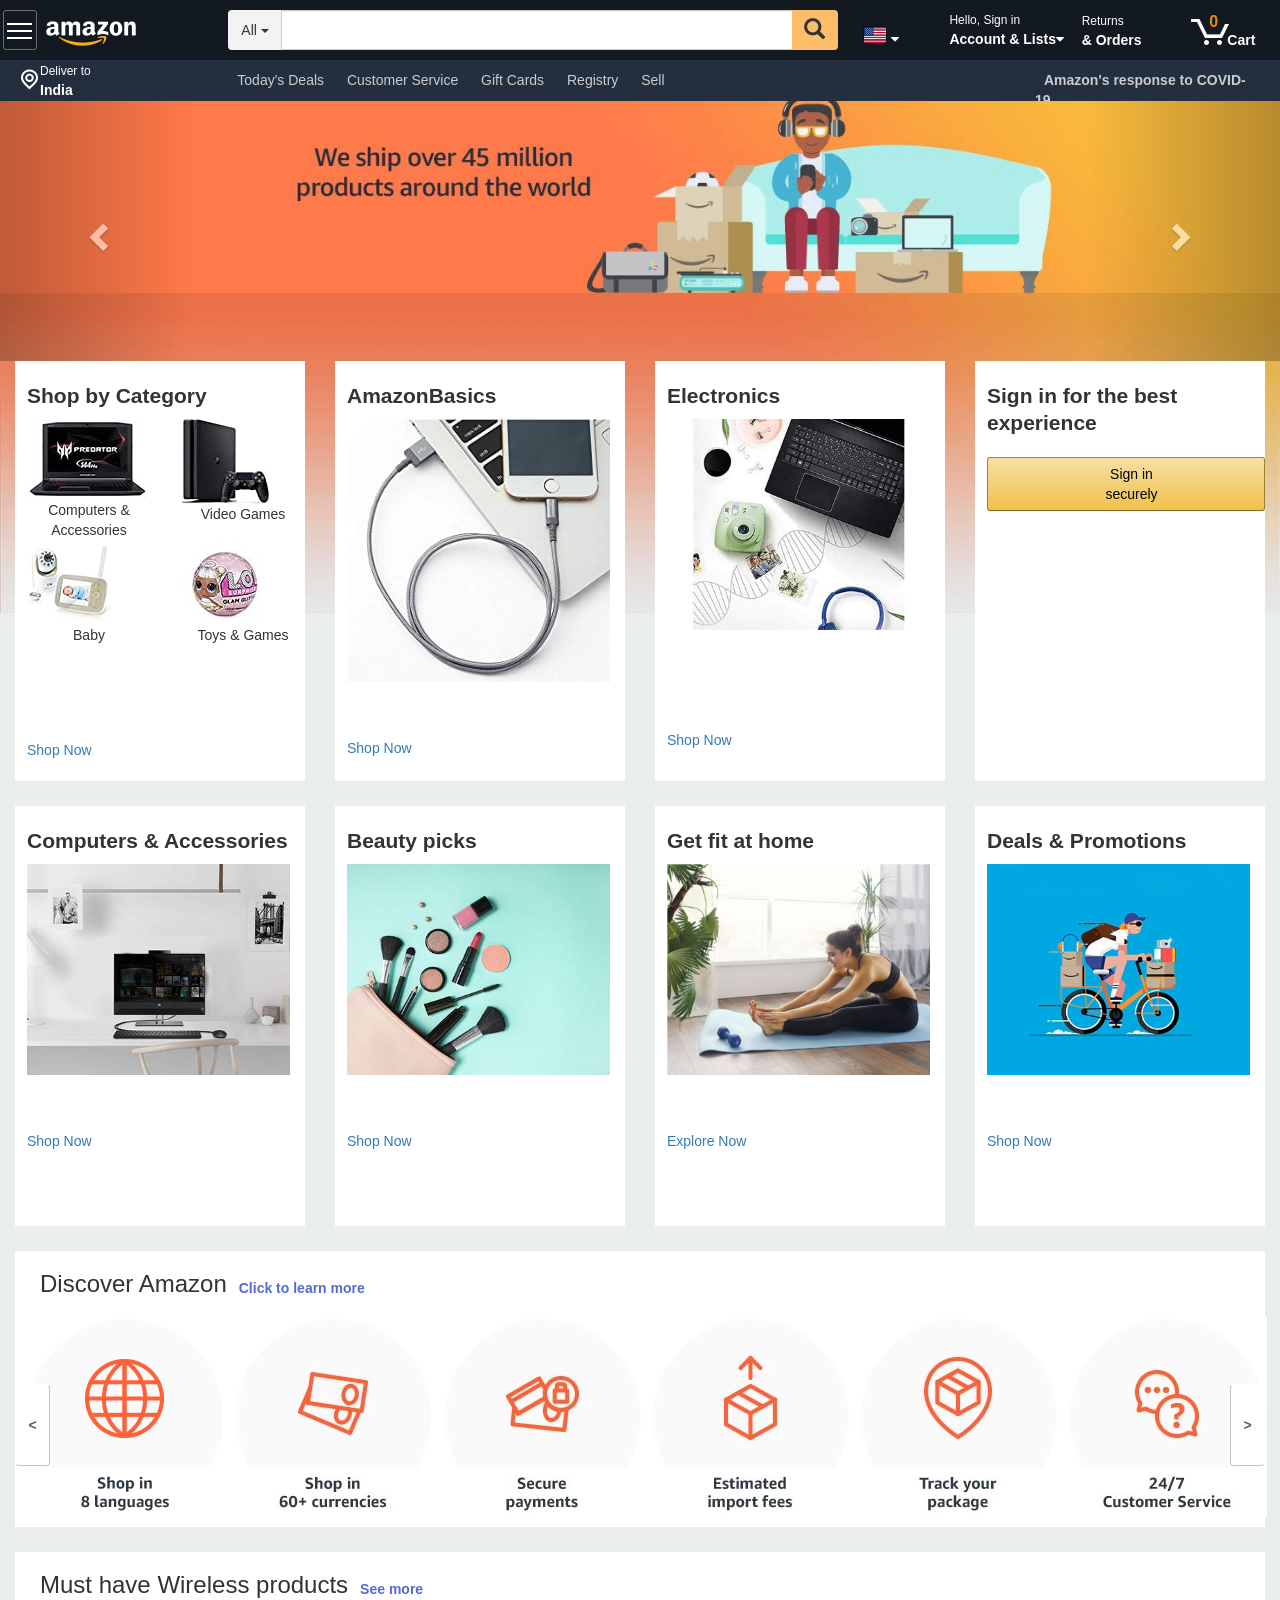
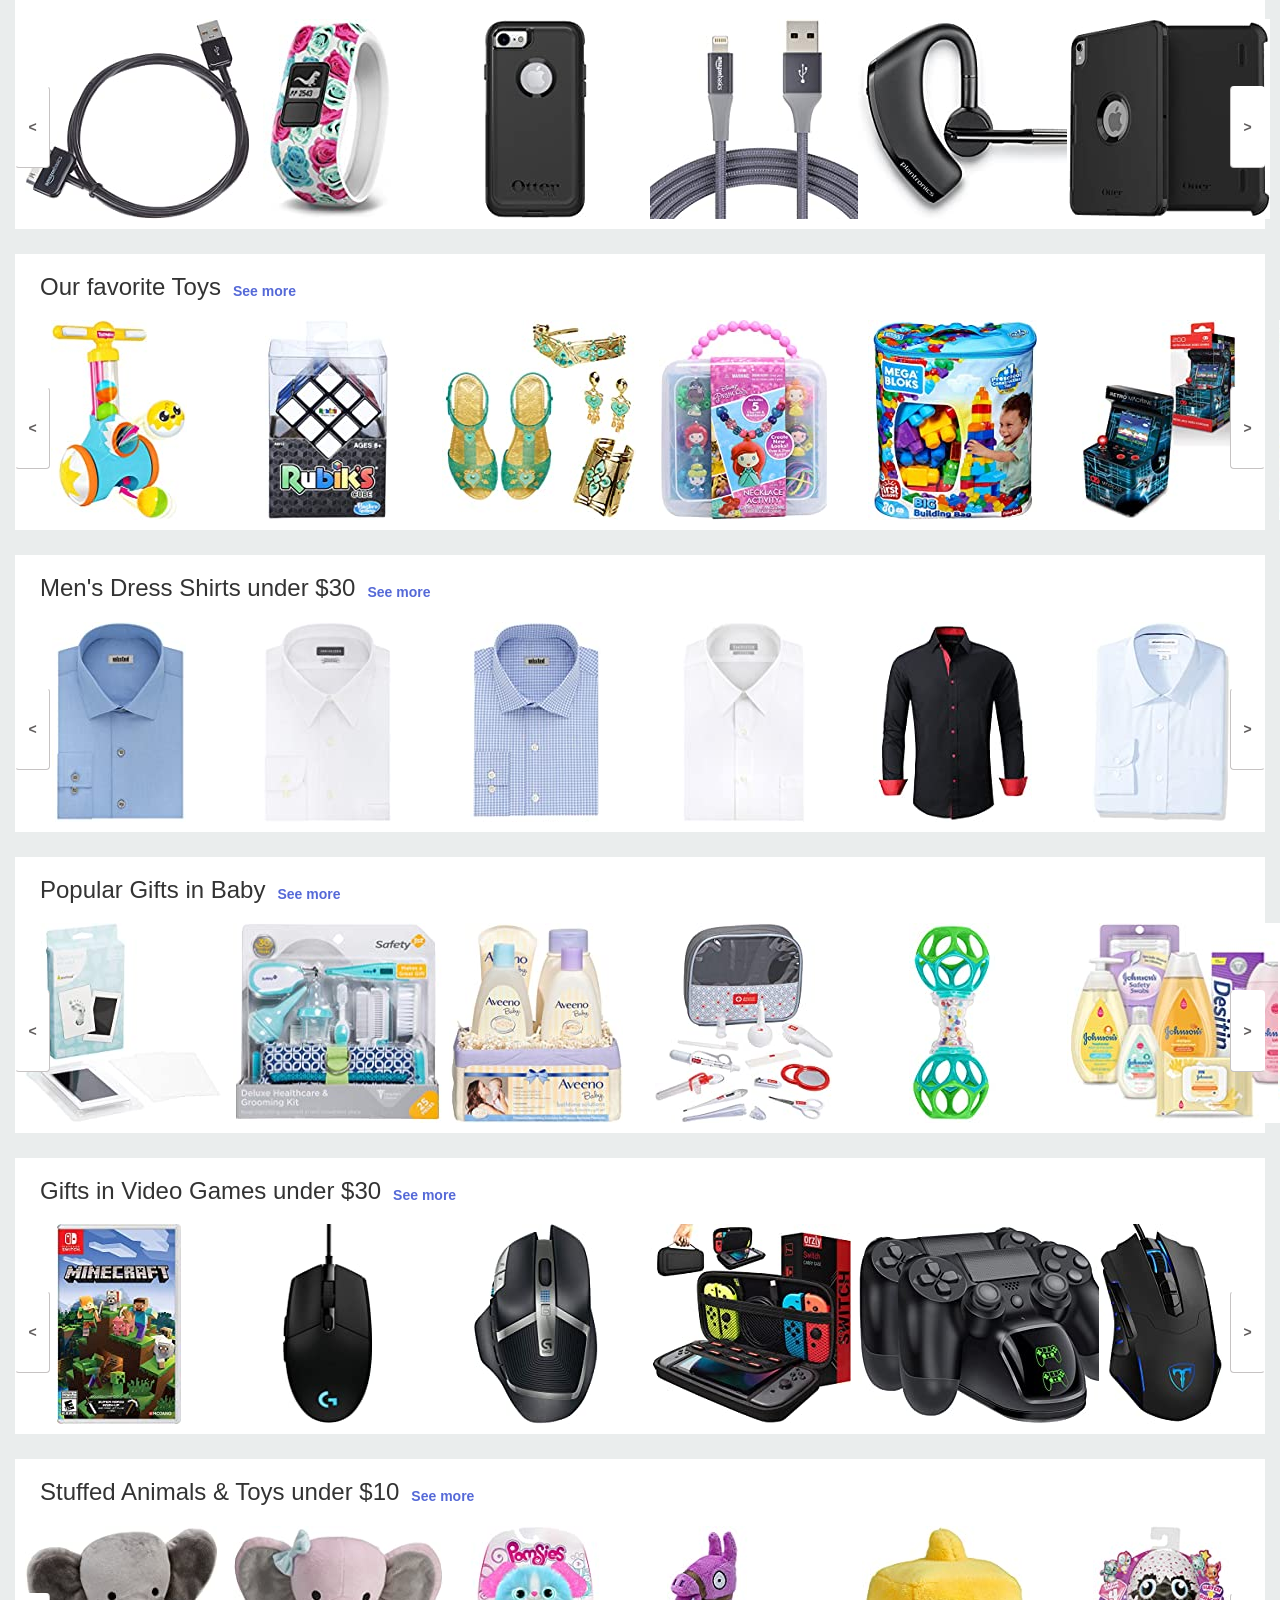
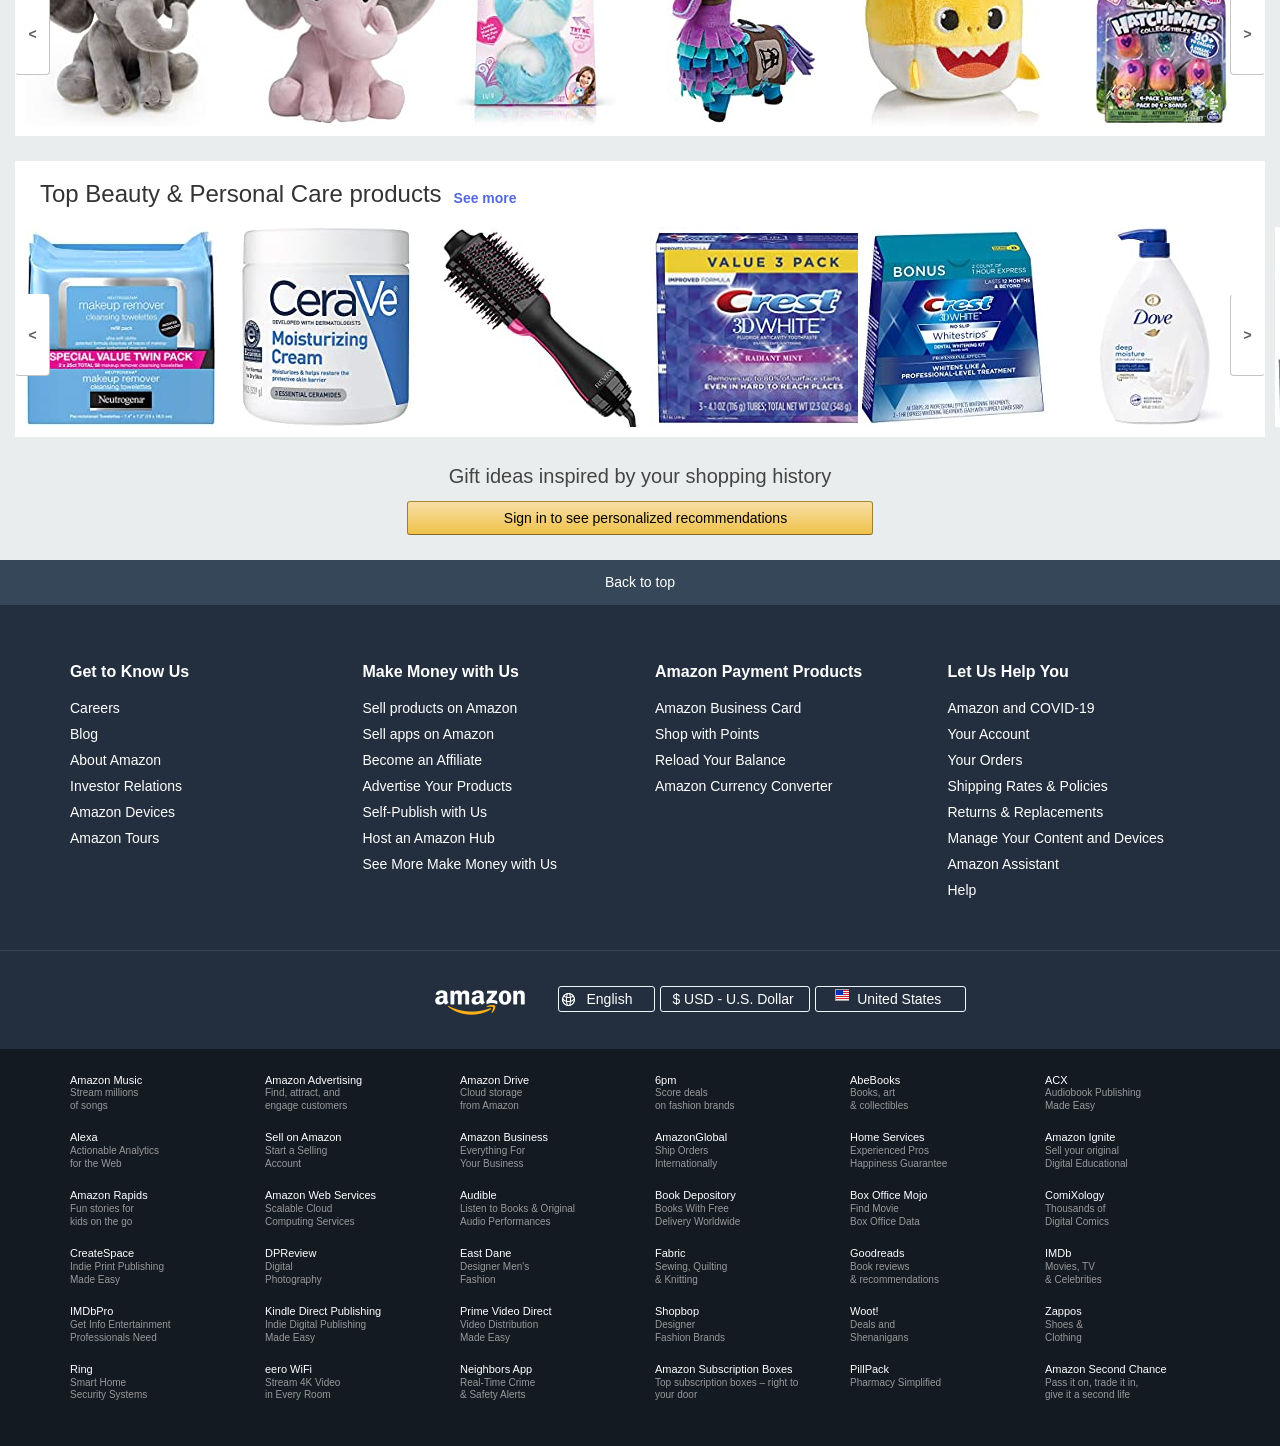
<file: ecomtemp/index.html>
<!DOCTYPE html>
<html>
<head>
 <meta charset="utf-8">
  <meta name="viewport" content="width=device-width, initial-scale=1">
  <meta http-equiv="X-UA-Compatible" content="IE=edge">
  <title>Amazon Clone</title>
  <link rel="stylesheet" href="https://maxcdn.bootstrapcdn.com/bootstrap/3.4.1/css/bootstrap.min.css">
  <script src="https://ajax.googleapis.com/ajax/libs/jquery/3.5.1/jquery.min.js"></script>
  <script src="https://maxcdn.bootstrapcdn.com/bootstrap/3.4.1/js/bootstrap.min.js"></script>
  <link rel="stylesheet" href="https://stackpath.bootstrapcdn.com/font-awesome/4.7.0/css/font-awesome.min.css" integrity="sha384-wvfXpqpZZVQGK6TAh5PVlGOfQNHSoD2xbE+QkPxCAFlNEevoEH3Sl0sibVcOQVnN" crossorigin="anonymous">
  <link rel="stylesheet" href="assets/css/custom.css" />
  
</head>

<body>
  <nav class="navbar-color">
    <div class="container-fluid">
      <div class="row">
        <div class="col-md-2">
          <div class="navbar-header">
            <a class="navbar-brand sb_tgl" href="#"><div class="toggal_line"></div>
            <div class="toggal_line"></div><div class="toggal_line"></div>
            </a>
            <a class="navbar-brand sb_logo" href="#"><img src="assets/img/image20.png" alt="emart" /></a>
          </div>
        </div>
        <div class="col-md-6">
          <form class="sb_search_bar" action="/action_page.php">
            <div class="input-group sb_search">
              <div class="input-group-btn search-panel">
                  <button type="button" class="btn btn-default dropdown-toggle sb_search_drop search_drop_bg_color" data-toggle="dropdown">
                    <span id="search_concept">All</span> <span class="caret"></span>
                  </button>
                  <ul class="dropdown-menu" role="menu">
                    <li><a href="#contains">Example 1</a></li>
                    <li><a href="#its_equal">Example 2</a></li>
                    <li><a href="#greather_than">Example 3</a></li>
                    <li><a href="#less_than">Example 4</a></li>
                    <li class="divider"></li>
                    <li><a href="#all">All</a></li>
                  </ul>
              </div>
              <input type="hidden" name="search_param" value="all" id="search_param">         
              <input type="text" class="form-control sb_search_drop" name="x" >
              <span class="input-group-btn search_btn_bg">
                  <button class="btn btn-default sb_search_drop search_btn_bg" type="button"><span class="glyphicon glyphicon-search"></span></button>
              </span>
          </div>
          </form>
        </div>
        <div class="col-md-4">
          <div class="row">
            <div class="col-md-2">
              <div class="dropdown sb_lang_dd">
                <button class="dropbtn">
                  <span class="icp-nav-flag icp-nav-flag-us"></span>
                  <span ><i class="fa fa-caret-down align"></i></span>
                </button>
                <div class="dropdown-content">
                  <p class="p_change_lng">Change Language</p>
                </div>
              </div>
            </div>
            <div class="col-md-4">
              <div class="signin_block">
              <div class="signup_account">
                <span class="acc_txt_1">Hello, Sign in</span>
                <span class="acc_txt_2">Account &amp; Lists<i class="fa fa-caret-down align"></i></span>
                </span>
              </div>
              <div class="signup_content_card card">
                <a class="signin_link" rel="nofollow">
                <span class="sign_in_btn">Sign In</span></a>
                <div class="new_cus_p">
                New customer? <a>Start here.</a>
                </div>
                <div class="row signin_cln_padding">
                  <div class="col-md-6">
                    <div class="signin_clm_heading">Your Lists</div>
                    <a href="#" class="signin_clm_link"><span class="link_signin_text">Create a List</span></a>
                    <a href="#" class="signin_clm_link"><span class="link_signin_text">Find a List or Registry</span></a>
                    <a href="#" class="signin_clm_link"><span class="link_signin_text">Find a Gift</span></a>
                    <a href="#" class="signin_clm_link"><span class="link_signin_text">Save Items from the Web</span></a>
                    <a href="#" class="signin_clm_link"><span class="link_signin_text">Wedding Registry</span></a>
                    <a href="#" class="signin_clm_link"><span class="link_signin_text">Baby Registry</span></a>
                    <a href="#" class="signin_clm_link"><span class="link_signin_text">Friends & Family Gifting</span></a>
                    <a href="#" class="signin_clm_link"><span class="link_signin_text">AmazonSmile Charity Lists</span></a>
                    <a href="#" class="signin_clm_link"><span class="link_signin_text">Pantry Lists</span></a>
                    <a href="#" class="signin_clm_link"><span class="link_signin_text">Your Hearts</span></a>
                    <a href="#" class="signin_clm_link"><span class="link_signin_text">Explore Idea Lists</span></a>
                    <a href="#" class="signin_clm_link"><span class="link_signin_text">Explore Showroom</span></a>
                    <a href="#" class="signin_clm_link"><span class="link_signin_text">Take the Home Style Quiz</span></a>
                    
                  </div>
                  <div class="col-md-6">
                    <div class="signin_clm_heading">Your Account</div>
                    <a href="#" class="signin_clm_link"><span class="link_signin_text">Your Account</span></a>
                    <a href="#" class="signin_clm_link"><span class="link_signin_text">Your Orders</span></a>
                    <a href="#" class="signin_clm_link"><span class="link_signin_text">Your Recommendations</span></a>
                    <a href="#" class="signin_clm_link"><span class="link_signin_text">Your Subscribe & Save Items</span></a>
                    <a href="#" class="signin_clm_link"><span class="link_signin_text">Memberships & Subscriptions</span></a>
                    <a href="#" class="signin_clm_link"><span class="link_signin_text">Your Service Requests</span></a>
                    <a href="#" class="signin_clm_link"><span class="link_signin_text">Your Garage</span></a>
                    <a href="#" class="signin_clm_link"><span class="link_signin_text">Your Fanshop</span></a>
                    <a href="#" class="signin_clm_link"><span class="link_signin_text">Your Pets</span></a>
                    <a href="#" class="signin_clm_link"><span class="link_signin_text">Your Content and Devices</span></a>
                    <a href="#" class="signin_clm_link"><span class="link_signin_text">Your Music Library</span></a>
                    <a href="#" class="signin_clm_link"><span class="link_signin_text">Your Amazon Drive</span></a>
                    <a href="#" class="signin_clm_link"><span class="link_signin_text">Your Prime Video</span></a>
                    <a href="#" class="signin_clm_link"><span class="link_signin_text">Your Kindle Unlimited</span></a>
                    <a href="#" class="signin_clm_link"><span class="link_signin_text">Your Watchlist</span></a>
                    <a href="#" class="signin_clm_link"><span class="link_signin_text">Your Video Purchases & Rentals</span></a>
                    <a href="#" class="signin_clm_link"><span class="link_signin_text">Your Android Apps & Devices</span></a>
                  </div>
                </div>
              </div>
              </div>
            </div>
            <div class="col-md-3">
              <div class="return_div">
                <span class="acc_txt_1 ">Returns</span><br>
                <span class="acc_txt_2 ">& Orders</span>
              </div>
            </div>
            <div class="col-md-3">
              <div class="cart_icon_div">
                
                <div class="cart_icon"></div>
                <span class="cart_txt_2">Cart</span>
                <span id="nav-cart-count" aria-hidden="true" class="nav-cart-count nav-cart-0">0</span>
              </div>
            </div>
          </div>
        </div>
      </div>
    </div>
  </nav>
  <nav class="second_nav">
    <div class="container-fluid">
      <div class="row">
        <div class="col-md-1">
          <div class="loc_div">
            <div class="location_icon"></div>
            <span class="acc_txt_1 loc_text">Deliver to</span>
            <span class="acc_txt_2 loc_text">India</span>
          </div>
        </div>
        <div class="col-md-1"></div>
        <div class="col-md-7">
          <div class="s_nav_links">
            <a class="s_links" href="#">Today's Deals</a>
            <a class="s_links" href="#">Customer Service</a>
            <a class="s_links" href="#">Gift Cards</a>
            <a class="s_links" href="#">Registry</a>
            <a class="s_links" href="#">Sell</a>
          </div>
        </div>
        <div class="col-md-3">
          <div class="s_msg_div">
            <a class="s_msg_link" href="#">Amazon's response to COVID-19</a>
          </div>
        </div>
      </div>
    </div>
  </nav>

  <section class="home_carousel">
    <div id="myCarousel homeslider" class="carousel slide" data-ride="carousel">
      <div class="carousel-inner">
        <div class="item active">
          <img src="assets/homeslider/1.jpg" alt="Los Angeles" style="width:100%;">
        </div>

        <div class="item">
          <img src="assets/homeslider/2.jpg" alt="Chicago" style="width:100%;">
        </div>
      
        <div class="item">
          <img src="assets/homeslider/3.jpg" alt="New york" style="width:100%;">
        </div>

        <div class="item">
          <img src="assets/homeslider/4.jpg" alt="New york" style="width:100%;">
        </div>

        <div class="item">
          <img src="assets/homeslider/5.jpg" alt="New york" style="width:100%;">
        </div>
      </div>
      <!-- Left and right controls -->
      <a class="left carousel-control" href="#myCarousel" data-slide="prev">
        <span class="glyphicon glyphicon-chevron-left"></span>
        <span class="sr-only">Previous</span>
      </a>
      <a class="right carousel-control" href="#myCarousel" data-slide="next">
        <span class="glyphicon glyphicon-chevron-right"></span>
        <span class="sr-only">Next</span>
      </a>
    </div>
  </section>

  <section >
    <div class="container-fluid">
      <div class="row">
        <div class="col-md-3">
          <div class="d_card">
            <h3 class="a-color-base headline truncate-1line">Shop by Category</h3>
            <div class="row">
              <div class="col-md-6">
                  <div class="image_contain">
                    <img src="assets/smallproimg/computer.jpg" class="img_p_h_dv" />
                  </div>
                  <div class="text_contain"><span>Computers & Accessories</span></div>
              </div>
              <div class="col-md-6">
                <div class="image_contain">
                  <img src="assets/smallproimg/PS4.jpg" class="img_p_h_dv" />
                </div>
                <div class="text_contain"><span>Video Games</span></div>
              </div>
            </div>
            <div class="row">
              <div class="col-md-6">
                <div class="image_contain">
                  <img src="assets/smallproimg/Baby.jpg" class="img_p_h_dv" />
                </div>
                <div class="text_contain"><span>Baby</span></div>
              </div>
              <div class="col-md-6">
                <div class="">
                  <img src="assets/smallproimg/Toys.jpg" class="img_p_h_dv" />
                </div>
                <div class="text_contain"><span>Toys & Games</span></div>
              </div>
            </div>
            <div class="shop_now_div">
              <a href="" >Shop Now</a>
            </div>
          </div>
        </div>
        <div class="col-md-3">
          <div class="d_card">
            <h3 class="a-color-base headline truncate-2line">AmazonBasics</h3>
            <div class="image_contain">
              <img src="assets/smallproimg/amazonbasics.jpg" class="img_dv" />
            </div>
            <div class="shop_now_img">
              <a href="" >Shop Now</a>
            </div>
          </div>
        </div>
        <div class="col-md-3">
          <div class="d_card">
            <h3 class="a-color-base headline truncate-2line">Electronics</h3>
            <div class="image_contain">
              <img src="assets/smallproimg/Fuji.jpg" class="img_dv" />
            </div>
            <div class="shop_now_img_3">
              <a href="" >Shop Now</a>
            </div>
          </div>
        </div>
        <div class="col-md-3">
          <div class="d_card">
            <h3 class="headline">Sign in for the best experience</h3>
            <div class="signin_div">
              <a href="" class="signin_btn">Sign in securely</a>
            </div>
          </div>
        </div>
      </div>
    </div>
  </section>


  <section class="section_container">
    <div class="container-fluid">
      <div class="row">
        <div class="col-md-3">
          <div class="d_card">
            <h3 class="a-color-base headline truncate-1line">Computers & Accessories</h3>
            <div class="image_contain">
              <img src="assets/smallproimg/Fuji_pc.jpg" class="img_dv" />
            </div>
            <div class="shop_now_img">
              <a href="" >Shop Now</a>
            </div>
          </div>
        </div>
        <div class="col-md-3">
          <div class="d_card">
            <h3 class="a-color-base headline truncate-2line">Beauty picks</h3>
            <div class="image_contain">
              <img src="assets/smallproimg/FujiBeauty.jpg" class="img_dv" />
            </div>
            <div class="shop_now_img">
              <a href="" >Shop Now</a>
            </div>
          </div>
        </div>
        <div class="col-md-3">
          <div class="d_card">
            <h3 class="a-color-base headline truncate-2line">Get fit at home</h3>
            <div class="image_contain">
              <img src="assets/smallproimg/GWDesktop.jpg" class="img_dv" />
            </div>
            <div class="shop_now_img">
              <a href="" >Explore Now</a>
            </div>
          </div>
        </div>
        <div class="col-md-3">
          <div class="d_card">
            <h3 class="headline">Deals & Promotions</h3>
            <div class="image_contain">
              <img src="assets/smallproimg/Dealsdf.jpg" class="img_dv" />
            </div>
            <div class="shop_now_img">
              <a href="" >Shop Now</a>
            </div>
          </div>
        </div>
      </div>
    </div>
  </section>

  <section class="section_container">
    <div class="container-fluid">
      <div class="sec_dis_carousel">
        <div class="discover_title" >
          <span class="dis_text_1"><h3>Discover Amazon</h3></span>
          <span class="dis_text_1 second_click">Click to learn more</span>
        </div>
        <div class="row ">
          <div class="MultiCarousel" data-items="1,3,5,6" data-slide="1" id="MultiCarousel"  data-interval="1000">
                  <div class="MultiCarousel-inner">
                      <div class="item">
                          <div class="pad15">
                            <img src="assets/img/discoverimg1.png" />
                          </div>
                      </div>
                      <div class="item">
                          <div class="pad15">
                            <img src="assets/img/discoverimg2.jpg" />
                          </div>
                      </div>
                      <div class="item">
                          <div class="pad15">
                            <img src="assets/img/discoverimg3.jpg" />
                          </div>
                      </div>
                      <div class="item">
                          <div class="pad15">
                            <img src="assets/img/discoverimg4.jpg" />
                          </div>
                      </div>
                      <div class="item">
                          <div class="pad15">
                            <img src="assets/img/discoverimg5.jpg" />
                          </div>
                      </div>
                      <div class="item">
                          <div class="pad15">
                            <img src="assets/img/discoverimg6.jpg" />
                          </div>
                      </div>
                  </div>
                  <button class="btn btn-discover-carousel leftLst"><</button>
                  <button class="btn btn-discover-carousel rightLst">></button>
            </div>
        </div>
      </div>
    </div>
  </section>

  <section class="section_container">
    <div class="container-fluid">
      <div class="sec_dis_carousel">
        <div class="discover_title" >
          <span class="dis_text_1"><h3>Must have Wireless products</h3></span>
          <span class="dis_text_1 second_click">See more</span>
        </div>
        <div class="row ">
          <div class="MultiCarousel" data-items="1,3,5,6" data-slide="1" id="MultiCarousel"  data-interval="1000">
                  <div class="MultiCarousel-inner">
                      <div class="item">
                          <div class="pad15">
                            <img src="assets/productimg/p1.jpg" />
                          </div>
                      </div>
                      <div class="item">
                          <div class="pad15">
                            <img src="assets/productimg/p2.jpg" />
                          </div>
                      </div>
                      <div class="item">
                          <div class="pad15">
                            <img src="assets/productimg/p3.jpg" />
                          </div>
                      </div>
                      <div class="item">
                          <div class="pad15">
                            <img src="assets/productimg/p4.jpg" />
                          </div>
                      </div>
                      <div class="item">
                          <div class="pad15">
                            <img src="assets/productimg/p5.jpg" />
                          </div>
                      </div>
                      <div class="item">
                          <div class="pad15">
                            <img src="assets/productimg/p6.jpg" />
                          </div>
                      </div>
                  </div>
                  <button class="btn btn-discover-carousel leftLst"><</button>
                  <button class="btn btn-discover-carousel rightLst">></button>
            </div>
        </div>
      </div>
    </div>
  </section>

  <section class="section_container">
    <div class="container-fluid">
      <div class="sec_dis_carousel">
        <div class="discover_title" >
          <span class="dis_text_1"><h3>Our favorite Toys</h3></span>
          <span class="dis_text_1 second_click">See more</span>
        </div>
        <div class="row ">
          <div class="MultiCarousel" data-items="1,3,5,6" data-slide="1" id="MultiCarousel"  data-interval="1000">
                  <div class="MultiCarousel-inner">
                      <div class="item">
                          <div class="pad15">
                            <img src="assets/productimg/p7.jpg" />
                          </div>
                      </div>
                      <div class="item">
                          <div class="pad15">
                            <img src="assets/productimg/p8.jpg" />
                          </div>
                      </div>
                      <div class="item">
                          <div class="pad15">
                            <img src="assets/productimg/p9.jpg" />
                          </div>
                      </div>
                      <div class="item">
                          <div class="pad15">
                            <img src="assets/productimg/p10.jpg" />
                          </div>
                      </div>
                      <div class="item">
                          <div class="pad15">
                            <img src="assets/productimg/p11.jpg" />
                          </div>
                      </div>
                      <div class="item">
                          <div class="pad15">
                            <img src="assets/productimg/p12.jpg" />
                          </div>
                      </div>
                      <div class="item">
                        <div class="pad15">
                          <img src="assets/productimg/p13.jpg" />
                        </div>
                      </div>
                      <div class="item">
                        <div class="pad15">
                          <img src="assets/productimg/p14.jpg" />
                        </div>
                      </div>
                  </div>
                  <button class="btn btn-discover-carousel leftLst"><</button>
                  <button class="btn btn-discover-carousel rightLst">></button>
            </div>
        </div>
      </div>
    </div>
  </section>


  <section class="section_container">
    <div class="container-fluid">
      <div class="sec_dis_carousel">
        <div class="discover_title" >
          <span class="dis_text_1"><h3>Men's Dress Shirts under $30</h3></span>
          <span class="dis_text_1 second_click">See more</span>
        </div>
        <div class="row ">
          <div class="MultiCarousel" data-items="1,3,5,6" data-slide="1" id="MultiCarousel"  data-interval="1000">
                  <div class="MultiCarousel-inner">
                      <div class="item">
                          <div class="pad15">
                            <img src="assets/productimg/p15.jpg" />
                          </div>
                      </div>
                      <div class="item">
                          <div class="pad15">
                            <img src="assets/productimg/p16.jpg" />
                          </div>
                      </div>
                      <div class="item">
                          <div class="pad15">
                            <img src="assets/productimg/p17.jpg" />
                          </div>
                      </div>
                      <div class="item">
                          <div class="pad15">
                            <img src="assets/productimg/p18.jpg" />
                          </div>
                      </div>
                      <div class="item">
                          <div class="pad15">
                            <img src="assets/productimg/p19.jpg" />
                          </div>
                      </div>
                      <div class="item">
                          <div class="pad15">
                            <img src="assets/productimg/p20.jpg" />
                          </div>
                      </div>
                      <div class="item">
                        <div class="pad15">
                          <img src="assets/productimg/p21.jpg" />
                        </div>
                      </div>
                      <div class="item">
                        <div class="pad15">
                          <img src="assets/productimg/p22.jpg" />
                        </div>
                      </div>
                      <div class="item">
                        <div class="pad15">
                          <img src="assets/productimg/p23.jpg" />
                        </div>
                      </div>
                      <div class="item">
                        <div class="pad15">
                          <img src="assets/productimg/p24.jpg" />
                        </div>
                      </div>
                  </div>
                  <button class="btn btn-discover-carousel leftLst"><</button>
                  <button class="btn btn-discover-carousel rightLst">></button>
            </div>
        </div>
      </div>
    </div>
  </section>

  <section class="section_container">
    <div class="container-fluid">
      <div class="sec_dis_carousel">
        <div class="discover_title" >
          <span class="dis_text_1"><h3>Popular Gifts in Baby</h3></span>
          <span class="dis_text_1 second_click">See more</span>
        </div>
        <div class="row ">
          <div class="MultiCarousel" data-items="1,3,5,6" data-slide="1" id="MultiCarousel"  data-interval="1000">
                  <div class="MultiCarousel-inner">
                      <div class="item">
                          <div class="pad15">
                            <img src="assets/productimg/p25.jpg" />
                          </div>
                      </div>
                      <div class="item">
                          <div class="pad15">
                            <img src="assets/productimg/p26.jpg" />
                          </div>
                      </div>
                      <div class="item">
                          <div class="pad15">
                            <img src="assets/productimg/p27.jpg" />
                          </div>
                      </div>
                      <div class="item">
                          <div class="pad15">
                            <img src="assets/productimg/p28.jpg" />
                          </div>
                      </div>
                      <div class="item">
                          <div class="pad15">
                            <img src="assets/productimg/p29.jpg" />
                          </div>
                      </div>
                      <div class="item">
                          <div class="pad15">
                            <img src="assets/productimg/p30.jpg" />
                          </div>
                      </div>
                      <div class="item">
                        <div class="pad15">
                          <img src="assets/productimg/p31.jpg" />
                        </div>
                      </div>
                      <div class="item">
                        <div class="pad15">
                          <img src="assets/productimg/p32.jpg" />
                        </div>
                      </div>
                      <div class="item">
                        <div class="pad15">
                          <img src="assets/productimg/p33.jpg" />
                        </div>
                      </div>
                  </div>
                  <button class="btn btn-discover-carousel leftLst"><</button>
                  <button class="btn btn-discover-carousel rightLst">></button>
            </div>
        </div>
      </div>
    </div>
  </section>


  <section class="section_container">
    <div class="container-fluid">
      <div class="sec_dis_carousel">
        <div class="discover_title" >
          <span class="dis_text_1"><h3>Gifts in Video Games under $30</h3></span>
          <span class="dis_text_1 second_click">See more</span>
        </div>
        <div class="row ">
          <div class="MultiCarousel" data-items="1,3,5,6" data-slide="1" id="MultiCarousel"  data-interval="1000">
                  <div class="MultiCarousel-inner">
                      <div class="item">
                          <div class="pad15">
                            <img src="assets/productimg/p34.jpg" />
                          </div>
                      </div>
                      <div class="item">
                          <div class="pad15">
                            <img src="assets/productimg/p35.jpg" />
                          </div>
                      </div>
                      <div class="item">
                          <div class="pad15">
                            <img src="assets/productimg/p36.jpg" />
                          </div>
                      </div>
                      <div class="item">
                          <div class="pad15">
                            <img src="assets/productimg/p37.jpg" />
                          </div>
                      </div>
                      <div class="item">
                          <div class="pad15">
                            <img src="assets/productimg/p38.jpg" />
                          </div>
                      </div>
                      <div class="item">
                          <div class="pad15">
                            <img src="assets/productimg/p39.jpg" />
                          </div>
                      </div>
                      <div class="item">
                        <div class="pad15">
                          <img src="assets/productimg/p40.jpg" />
                        </div>
                      </div>
                      <div class="item">
                        <div class="pad15">
                          <img src="assets/productimg/p41.jpg" />
                        </div>
                      </div>
                      <div class="item">
                        <div class="pad15">
                          <img src="assets/productimg/p42.jpg" />
                        </div>
                      </div>
                      <div class="item">
                        <div class="pad15">
                          <img src="assets/productimg/p43.jpg" />
                        </div>
                      </div>
                  </div>
                  <button class="btn btn-discover-carousel leftLst"><</button>
                  <button class="btn btn-discover-carousel rightLst">></button>
            </div>
        </div>
      </div>
    </div>
  </section>

  <section class="section_container">
    <div class="container-fluid">
      <div class="sec_dis_carousel">
        <div class="discover_title" >
          <span class="dis_text_1"><h3>Stuffed Animals & Toys under $10</h3></span>
          <span class="dis_text_1 second_click">See more</span>
        </div>
        <div class="row ">
          <div class="MultiCarousel" data-items="1,3,5,6" data-slide="1" id="MultiCarousel"  data-interval="1000">
                  <div class="MultiCarousel-inner">
                      <div class="item">
                          <div class="pad15">
                            <img src="assets/productimg/p44.jpg" />
                          </div>
                      </div>
                      <div class="item">
                          <div class="pad15">
                            <img src="assets/productimg/p45.jpg" />
                          </div>
                      </div>
                      <div class="item">
                          <div class="pad15">
                            <img src="assets/productimg/p46.jpg" />
                          </div>
                      </div>
                      <div class="item">
                          <div class="pad15">
                            <img src="assets/productimg/p47.jpg" />
                          </div>
                      </div>
                      <div class="item">
                          <div class="pad15">
                            <img src="assets/productimg/p48.jpg" />
                          </div>
                      </div>
                      <div class="item">
                          <div class="pad15">
                            <img src="assets/productimg/p49.jpg" />
                          </div>
                      </div>
                      <div class="item">
                        <div class="pad15">
                          <img src="assets/productimg/p50.jpg" />
                        </div>
                      </div>
                      <div class="item">
                        <div class="pad15">
                          <img src="assets/productimg/p51.jpg" />
                        </div>
                      </div>
                      <div class="item">
                        <div class="pad15">
                          <img src="assets/productimg/p52.jpg" />
                        </div>
                      </div>
                      <div class="item">
                        <div class="pad15">
                          <img src="assets/productimg/p53.jpg" />
                        </div>
                      </div>
                      <div class="item">
                        <div class="pad15">
                          <img src="assets/productimg/p54.jpg" />
                        </div>
                      </div>
                  </div>
                  <button class="btn btn-discover-carousel leftLst"><</button>
                  <button class="btn btn-discover-carousel rightLst">></button>
            </div>
        </div>
      </div>
    </div>
  </section>

  <section class="section_container">
    <div class="container-fluid">
      <div class="sec_dis_carousel">
        <div class="discover_title" >
          <span class="dis_text_1"><h3>Top Beauty & Personal Care products</h3></span>
          <span class="dis_text_1 second_click">See more</span>
        </div>
        <div class="row ">
          <div class="MultiCarousel" data-items="1,3,5,6" data-slide="1" id="MultiCarousel"  data-interval="1000">
                  <div class="MultiCarousel-inner">
                      <div class="item">
                          <div class="pad15">
                            <img src="assets/productimg/p55.jpg" />
                          </div>
                      </div>
                      <div class="item">
                          <div class="pad15">
                            <img src="assets/productimg/p56.jpg" />
                          </div>
                      </div>
                      <div class="item">
                          <div class="pad15">
                            <img src="assets/productimg/p57.jpg" />
                          </div>
                      </div>
                      <div class="item">
                          <div class="pad15">
                            <img src="assets/productimg/p58.jpg" />
                          </div>
                      </div>
                      <div class="item">
                          <div class="pad15">
                            <img src="assets/productimg/p59.jpg" />
                          </div>
                      </div>
                      <div class="item">
                          <div class="pad15">
                            <img src="assets/productimg/p60.jpg" />
                          </div>
                      </div>
                      <div class="item">
                        <div class="pad15">
                          <img src="assets/productimg/p61.jpg" />
                        </div>
                      </div>
                      <div class="item">
                        <div class="pad15">
                          <img src="assets/productimg/p62.jpg" />
                        </div>
                      </div>
                      <div class="item">
                        <div class="pad15">
                          <img src="assets/productimg/p63.jpg" />
                        </div>
                      </div>
                      <div class="item">
                        <div class="pad15">
                          <img src="assets/productimg/p64.jpg" />
                        </div>
                      </div>
                  </div>
                  <button class="btn btn-discover-carousel leftLst"><</button>
                  <button class="btn btn-discover-carousel rightLst">></button>
            </div>
        </div>
      </div>
    </div>
  </section>

  <section class="section_container">
    <div class="center_div">
      <p class="gift_text_botm" >Gift ideas inspired by your shopping history</p> 
      <a class="signinbtn" href="">Sign in to see personalized recommendations</a>
    </div>
  </section>

  <section class="section_container">
    <div class="center_div_back_top">
      <p class="back-to-top" >Back to top</p> 
    </div>
  </section>

  <section class="first-footer-sec">
    <div class="container">
      <div class="row">
        <div class="col-md-3">
          <p class="footer-clm-heading">Get to Know Us</p>
          <ul class="footer-ul">
            <li class="footer-li"><a class="footer-link" href="#">Careers</a></li>
            <li class="footer-li"><a class="footer-link" href="#">Blog</a></li>
            <li class="footer-li"><a class="footer-link" href="#">About Amazon</a></li>
            <li class="footer-li"><a class="footer-link" href="#">Investor Relations</a></li>
            <li class="footer-li"><a class="footer-link" href="#">Amazon Devices</a></li>
            <li class="footer-li"><a class="footer-link" href="#">Amazon Tours</a></li>
          </ul>
        </div>
        <div class="col-md-3">
          <p class="footer-clm-heading">Make Money with Us</p>
          <ul class="footer-ul">
          <li class="footer-li"><a class="footer-link" href="#">Sell products on Amazon</a></li>
          <li class="footer-li"><a class="footer-link" href="#">Sell apps on Amazon</a></li>
          <li class="footer-li"><a class="footer-link" href="#">Become an Affiliate</a></li>
          <li class="footer-li"><a class="footer-link" href="#">Advertise Your Products</a></li>
          <li class="footer-li"><a class="footer-link" href="#">Self-Publish with Us</a></li>
          <li class="footer-li"><a class="footer-link" href="#">Host an Amazon Hub</a></li>
          <li class="footer-li"><a class="footer-link" href="#">See More Make Money with Us</a></li>
          </ul>
        </div>
        <div class="col-md-3">
          <p class="footer-clm-heading">Amazon Payment Products</p>
          <ul class="footer-ul">
          <li class="footer-li"><a class="footer-link" href="#">Amazon Business Card</a></li>
          <li class="footer-li"><a class="footer-link" href="#">Shop with Points</a></li>
          <li class="footer-li"><a class="footer-link" href="#">Reload Your Balance</a></li>
          <li class="footer-li"><a class="footer-link" href="#">Amazon Currency Converter</a></li>
          </ul>
        </div>
        <div class="col-md-3">
          <p class="footer-clm-heading">Let Us Help You</p>
          <ul class="footer-ul">
          <li class="footer-li"><a class="footer-link" href="#">Amazon and COVID-19</a></li>
          <li class="footer-li"><a class="footer-link" href="#">Your Account</a></li>
          <li class="footer-li"><a class="footer-link" href="#">Your Orders</a></li>
          <li class="footer-li"><a class="footer-link" href="#">Shipping Rates & Policies</a></li>
          <li class="footer-li"><a class="footer-link" href="#">Returns & Replacements</a></li>
          <li class="footer-li"><a class="footer-link" href="#">Manage Your Content and Devices</a></li>
          <li class="footer-li"><a class="footer-link" href="#">Amazon Assistant</a></li>
          <li class="footer-li"><a class="footer-link" href="#">Help</a></li>
          </ul>
        </div>
      </div>
    </div>
    <div class="footer-line"></div>
    <div class="container footer-after-clm">
      <div class="row">
        <div class="col-md-5 footer-lg-img"><img src="assets/img/image20.png" alt="emart"></div>
        <div class="col-md-7 footer-strip-2" >
          <div class="footer-globe-img"></div><a href="" class="footer-strip-a-1"> English</a>
          <a href="" class="footer-strip-a-2"><div >$ USD - U.S. Dollar</div></a>
          <a href="" class="footer-strip-a-3"><span class="footer-flag-img"></span>&nbsp; United States</a>
        </div>
      </div>
    </div>
  </section>
  
  <section class="second-footer-sec">
      <div class="container">
          <div class="row">
            <div class="col-md-2">
              <div class="footer-sec-clm-heading">
                <a href="" class="seco-foo-link">
                  <span class="fir-title-foo">Amazon Music</span><br>
                  <span class="sec-title-foo">Stream millions <br> of songs</span>
                </a>
              </div>
              <div class="footer-sec-clm-heading">
                <a href="" class="seco-foo-link">
                  <span class="fir-title-foo">Alexa</span><br>
                  <span class="sec-title-foo">Actionable Analytics <br> for the Web</span>
                </a>
              </div>
              <div class="footer-sec-clm-heading">
                <a href="" class="seco-foo-link" >
                  <span class="fir-title-foo">Amazon Rapids</span><br>
                  <span class="sec-title-foo">Fun stories for <br> kids on the go</span>
                </a>
              </div>
              <div class="footer-sec-clm-heading">
                <a href="" class="seco-foo-link" >
                  <span class="fir-title-foo">CreateSpace</span><br>
                  <span class="sec-title-foo">Indie Print Publishing <br> Made Easy</span>
                </a>
              </div>
              <div class="footer-sec-clm-heading">
                <a href="" class="seco-foo-link" >
                  <span class="fir-title-foo">IMDbPro</span><br>
                  <span class="sec-title-foo">Get Info Entertainment <br> Professionals Need</span>
                </a>
              </div>
              <div class="footer-sec-clm-heading">
                <a href="" class="seco-foo-link" >
                  <span class="fir-title-foo">Ring</span><br>
                  <span class="sec-title-foo">Smart Home <br> Security Systems</span>
                </a>
              </div>
              
              
            </div>
            <div class="col-md-2">

              <div class="footer-sec-clm-heading">
                <a href="" class="seco-foo-link">
                  <span class="fir-title-foo">Amazon Advertising</span><br>
                  <span class="sec-title-foo">Find, attract, and <br>  engage customers</span>
                </a>
              </div>
              <div class="footer-sec-clm-heading">
                <a href="" class="seco-foo-link">
                  <span class="fir-title-foo">Sell on Amazon</span><br>
                  <span class="sec-title-foo">Start a Selling <br> Account</span>
                </a>
              </div>
              <div class="footer-sec-clm-heading">
                <a href="" class="seco-foo-link" >
                  <span class="fir-title-foo">Amazon Web Services</span><br>
                  <span class="sec-title-foo">Scalable Cloud <br> Computing Services</span>
                </a>
              </div>
              <div class="footer-sec-clm-heading">
                <a href="" class="seco-foo-link" >
                  <span class="fir-title-foo">DPReview</span><br>
                  <span class="sec-title-foo">Digital <br> Photography</span>
                </a>
              </div>
              <div class="footer-sec-clm-heading">
                <a href="" class="seco-foo-link" >
                  <span class="fir-title-foo">Kindle Direct Publishing</span><br>
                  <span class="sec-title-foo">Indie Digital Publishing <br> Made Easy</span>
                </a>
              </div>
              <div class="footer-sec-clm-heading">
                <a href="" class="seco-foo-link" >
                  <span class="fir-title-foo">eero WiFi</span><br>
                  <span class="sec-title-foo">Stream 4K Video<br> in Every Room</span>
                </a>
              </div>

            </div>
            <div class="col-md-2">

              <div class="footer-sec-clm-heading">
                <a href="" class="seco-foo-link">
                  <span class="fir-title-foo">Amazon Drive</span><br>
                  <span class="sec-title-foo">Cloud storage <br> from Amazon</span>
                </a>
              </div>
              <div class="footer-sec-clm-heading">
                <a href="" class="seco-foo-link">
                  <span class="fir-title-foo">Amazon Business</span><br>
                  <span class="sec-title-foo">Everything For<br> Your Business</span>
                </a>
              </div>
              <div class="footer-sec-clm-heading">
                <a href="" class="seco-foo-link" >
                  <span class="fir-title-foo">Audible</span><br>
                  <span class="sec-title-foo">Listen to Books & Original<br>  Audio Performances</span>
                </a>
              </div>
              <div class="footer-sec-clm-heading">
                <a href="" class="seco-foo-link" >
                  <span class="fir-title-foo">East Dane</span><br>
                  <span class="sec-title-foo">Designer Men's<br> Fashion</span>
                </a>
              </div>
              <div class="footer-sec-clm-heading">
                <a href="" class="seco-foo-link" >
                  <span class="fir-title-foo">Prime Video Direct</span><br>
                  <span class="sec-title-foo">Video Distribution<br> Made Easy</span>
                </a>
              </div>
              <div class="footer-sec-clm-heading">
                <a href="" class="seco-foo-link" >
                  <span class="fir-title-foo">Neighbors App </span><br>
                  <span class="sec-title-foo">Real-Time Crime<br> & Safety Alerts</span>
                </a>
              </div>

            </div>
            <div class="col-md-2">

              <div class="footer-sec-clm-heading">
                <a href="" class="seco-foo-link">
                  <span class="fir-title-foo">6pm</span><br>
                  <span class="sec-title-foo">Score deals<br> on fashion brands</span>
                </a>
              </div>
              <div class="footer-sec-clm-heading">
                <a href="" class="seco-foo-link">
                  <span class="fir-title-foo">AmazonGlobal</span><br>
                  <span class="sec-title-foo">Ship Orders<br> Internationally</span>
                </a>
              </div>
              <div class="footer-sec-clm-heading">
                <a href="" class="seco-foo-link" >
                  <span class="fir-title-foo">Book Depository</span><br>
                  <span class="sec-title-foo">Books With Free<br> Delivery Worldwide</span>
                </a>
              </div>
              <div class="footer-sec-clm-heading">
                <a href="" class="seco-foo-link" >
                  <span class="fir-title-foo">Fabric</span><br>
                  <span class="sec-title-foo">Sewing, Quilting<br> & Knitting</span>
                </a>
              </div>
              <div class="footer-sec-clm-heading">
                <a href="" class="seco-foo-link" >
                  <span class="fir-title-foo">Shopbop</span><br>
                  <span class="sec-title-foo">Designer<br> Fashion Brands</span>
                </a>
              </div>
              <div class="footer-sec-clm-heading">
                <a href="" class="seco-foo-link" >
                  <span class="fir-title-foo">Amazon Subscription Boxes</span><br>
                  <span class="sec-title-foo">Top subscription boxes – right to your door</span>
                </a>
              </div>

            </div>
            <div class="col-md-2">

              <div class="footer-sec-clm-heading">
                <a href="" class="seco-foo-link">
                  <span class="fir-title-foo">AbeBooks</span><br>
                  <span class="sec-title-foo">Books, art<br> & collectibles</span>
                </a>
              </div>
              <div class="footer-sec-clm-heading">
                <a href="" class="seco-foo-link">
                  <span class="fir-title-foo">Home Services</span><br>
                  <span class="sec-title-foo">Experienced Pros<br> Happiness Guarantee</span>
                </a>
              </div>
              <div class="footer-sec-clm-heading">
                <a href="" class="seco-foo-link" >
                  <span class="fir-title-foo">Box Office Mojo</span><br>
                  <span class="sec-title-foo">Find Movie<br> Box Office Data</span>
                </a>
              </div>
              <div class="footer-sec-clm-heading">
                <a href="" class="seco-foo-link" >
                  <span class="fir-title-foo">Goodreads</span><br>
                  <span class="sec-title-foo">Book reviews<br> & recommendations</span>
                </a>
              </div>
              <div class="footer-sec-clm-heading">
                <a href="" class="seco-foo-link" >
                  <span class="fir-title-foo">Woot!</span><br>
                  <span class="sec-title-foo">Deals and <br> Shenanigans</span>
                </a>
              </div>
              <div class="footer-sec-clm-heading">
                <a href="" class="seco-foo-link" >
                  <span class="fir-title-foo">PillPack</span><br>
                  <span class="sec-title-foo">Pharmacy Simplified</span>
                </a>
              </div>
              
            </div>
            <div class="col-md-2">

              <div class="footer-sec-clm-heading">
                <a href="" class="seco-foo-link">
                  <span class="fir-title-foo">ACX </span><br>
                  <span class="sec-title-foo">Audiobook Publishing<br> Made Easy</span>
                </a>
              </div>
              <div class="footer-sec-clm-heading">
                <a href="" class="seco-foo-link">
                  <span class="fir-title-foo">Amazon Ignite</span><br>
                  <span class="sec-title-foo">Sell your original<br> Digital Educational</span>
                </a>
              </div>
              <div class="footer-sec-clm-heading">
                <a href="" class="seco-foo-link" >
                  <span class="fir-title-foo">ComiXology</span><br>
                  <span class="sec-title-foo">Thousands of<br> Digital Comics</span>
                </a>
              </div>
              <div class="footer-sec-clm-heading">
                <a href="" class="seco-foo-link" >
                  <span class="fir-title-foo">IMDb</span><br>
                  <span class="sec-title-foo">Movies, TV<br> & Celebrities</span>
                </a>
              </div>
              <div class="footer-sec-clm-heading">
                <a href="" class="seco-foo-link" >
                  <span class="fir-title-foo">Zappos</span><br>
                  <span class="sec-title-foo">Shoes &<br> Clothing</span>
                </a>
              </div>
              <div class="footer-sec-clm-heading">
                <a href="" class="seco-foo-link" >
                  <span class="fir-title-foo">Amazon Second Chance</span><br>
                  <span class="sec-title-foo">Pass it on, trade it in,<br> give it a second life</span>
                </a>
              </div>
              
            </div>
          </div>
      </div>
  </section>
  <script src="assets/js/main.js"></script>
</body>
</html>
</file>
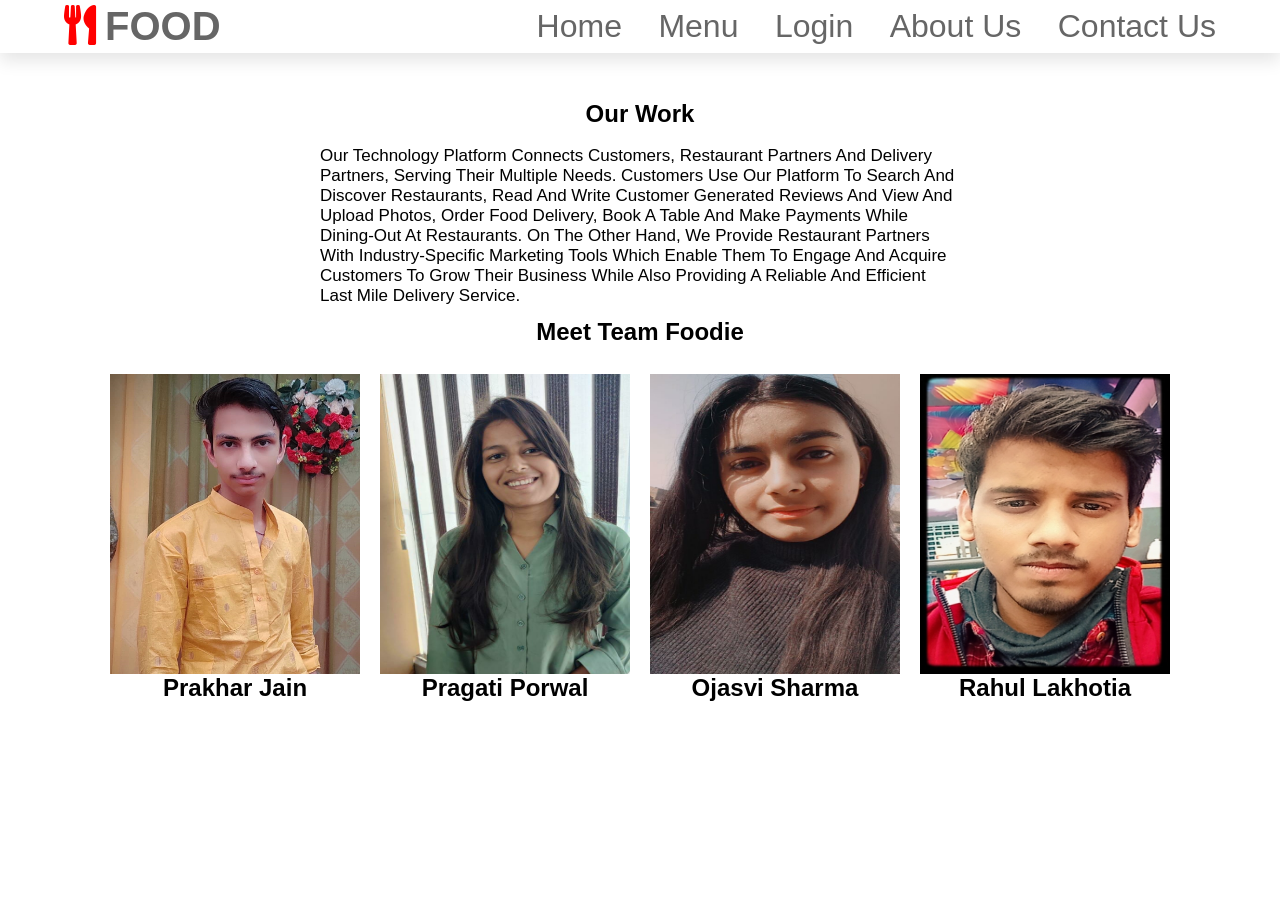
<file: aboutus.html>
<!DOCTYPE html>
<html lang="en">
<head>
    <meta charset="UTF-8">
    <meta http-equiv="X-UA-Compatible" content="IE=edge">
    <meta name="viewport" content="width=device-width, initial-scale=1.0">
    <title>About Us</title>
    <link rel="stylesheet" href="https://cdnjs.cloudflare.com/ajax/libs/font-awesome/5.15.3/css/all.min.css">
  
    <style>
  *{
  font-family: 'Nunito', sans-serif;
  margin:0; padding:0;
  box-sizing: border-box;
  outline: none; border:none;
  text-decoration: none;
  text-transform: capitalize;
  transition:all .2s linear;
}

  .container{
            display: flex;
            justify-content: center;

        }
        .items{
            margin: 10px;
            border: black solid 2px;
            height: 300px;
            width: 250px;
            border: none;
        }
        .image{
            
            display: flex;
            justify-content: center;
            align-items: center;
        }
        .cont{
            display: flex;
            justify-content: center;
            align-items: center;
            margin-top: 100px;
        }
        .content{
            height: 200px;
            width:50%;
            /* border: black solid 2px; */
            font-family: Arial, sans-serif;
            
        }
        h2{
            text-align: center;
        }
        header{
  position: fixed;
  top:0; left: 0; right:0;
  z-index: 1000;
  display: flex;
  align-items: center;
  justify-content: space-between;
  background:#fff;
  padding:4px 5%;
  box-shadow: 0 .5rem 1rem rgba(0,0,0,.1);
}
        header .logo{
           
  font-size: 2.5rem;
  font-weight: bolder;
  color:#666;
 
  text-decoration: none;
}

header .logo i{
  padding-right: .5rem;
  color:red;
}
header .navbar a{
  font-size: 2rem;
  margin-left: 2rem;
  color:#666;
}

header .navbar a:hover{
  color:red;
}

#menu-bar{
  font-size: 3rem;
  cursor: pointer;
  color:#666;
  border:.1rem solid #666;
  border-radius: .3rem;
  padding:.5rem 1.5rem;
  display: none;
}
p{
    font-family: Tahoma, sans-serif;
    font-size: 17px;
}
    
    </style>
</head>
<body>
    <header>

        <a href="#" class="logo"><i class="fas fa-utensils"></i>FOOD</a>
    
        <div id="menu-bar" class="fas fa-bars"></div>
    
        <nav class="navbar">
            <a href="home.html">home</a>
            <a href="#speciality">Menu</a>
            <a href="signup.html">Login</a>
            <a href="#">About Us</a>
            <a href="contactus.html">Contact Us</a>
            <!-- <a href="#order">order</a> -->
        </nav>
    
    </header>
    <div class="cont">

        <div class="content">
            <h2>Our Work</h2><br>
            <p> Our technology platform connects customers, restaurant partners and delivery partners, serving their multiple needs. Customers use our platform to search and discover restaurants, read and write customer generated reviews and view and upload photos, order food delivery, book a table and make payments while dining-out at restaurants. On the other hand, we provide restaurant partners with industry-specific marketing tools which enable them to engage and acquire customers to grow their business while also providing a reliable and efficient last mile delivery service. </p>
        </div>
    </div>
        <div>
          <br>  <h2 >Meet Team Foodie </h2><br>
        </div>

<div class="container">
    <div class="items">
        <div class="image">
            <img src="prakhar2.jpeg" width="250px" height="300px"  alt="">
        </div>
        <div class="image" >
            <h2>Prakhar Jain</h2>
        </div>
    </div>
    <div class="items">
        <div class="image">
            <img src="pragati.jpeg" width="250px" height="300px"  alt="">
        </div>
        <div class="image" >
            <h2>Pragati Porwal</h2>
        </div>
    </div>
    <div class="items">
        <div class="image">
            <img src="ojasvi.jpeg" width="250px" height="300px"  alt="">
        </div>
        <div class="image" >
            <h2>Ojasvi Sharma</h2>
        </div>
    </div>
    <div class="items">
        <div class="image">
            <img src="rahul.jpeg" width="250px" height="300px"  alt="">
        </div>
        <div class="image" >
            <h2>Rahul Lakhotia</h2>
        </div>
    </div>
</div>    




</body>
</html>
</file>
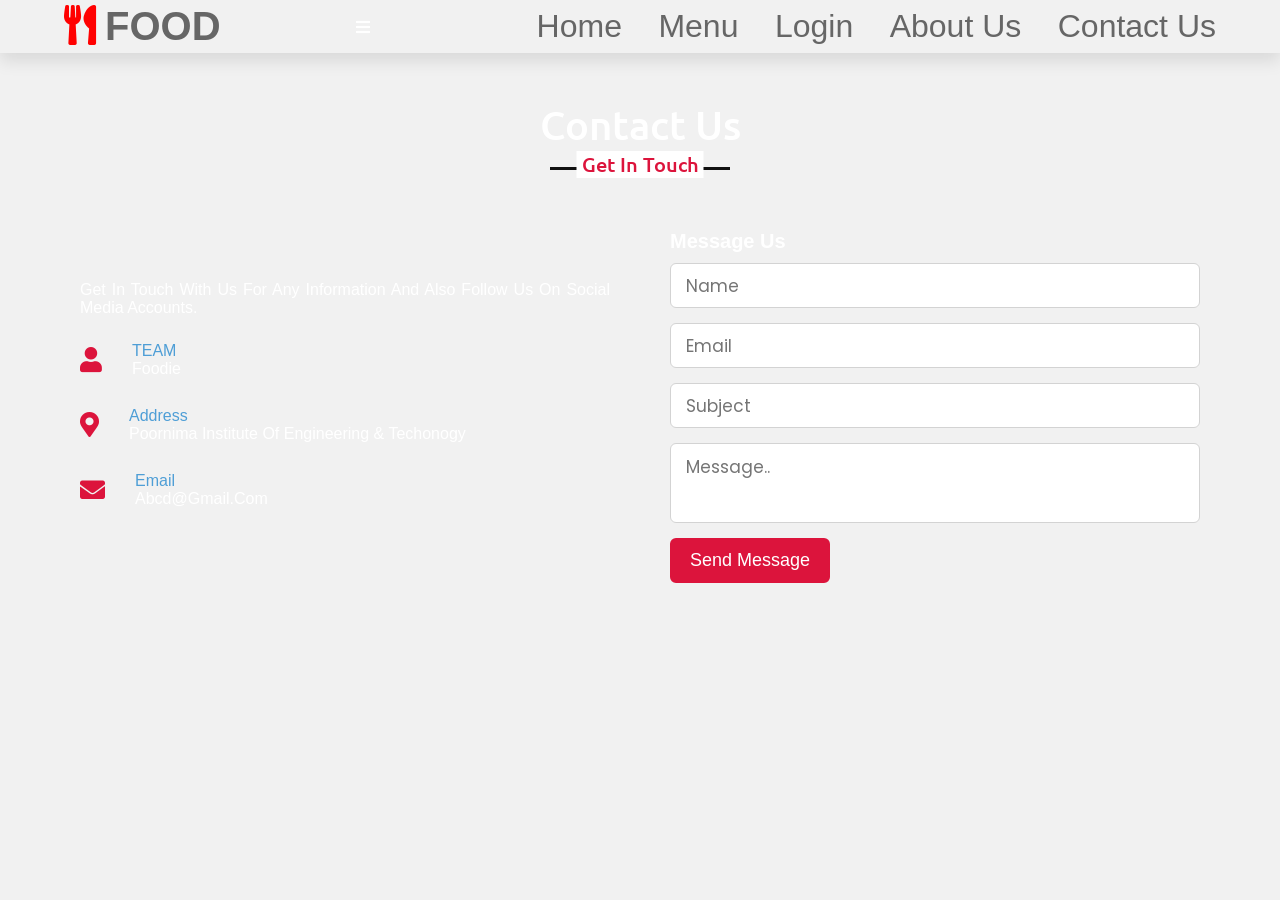
<file: contactus.html>
<!DOCTYPE html>
<html lang="en">
<head>
    <meta charset="UTF-8">
    <meta http-equiv="X-UA-Compatible" content="IE=edge">
    <meta name="viewport" content="width=device-width, initial-scale=1.0">
    <title>Document</title>
    <link rel="stylesheet" href="https://cdnjs.cloudflare.com/ajax/libs/font-awesome/5.15.3/css/all.min.css">
  
    <!-- <link rel="stylesheet" href="style.css"> -->
    <style>
        /*  import google fonts */
@import url('https://fonts.googleapis.com/css2?family=Poppins:wght@400;500;600;700&family=Ubuntu:wght@400;500;700&display=swap');
body{
    background: url('https://media.istockphoto.com/photos/contact-us-picture-id1049658692?k=20&m=1049658692&s=612x612&w=0&h=z3sXVbzDit8RKnsC0ihEuFub42FqfmbRcP4vWHOKLK4=');
    background-repeat: no-repeat;
    background-size: cover;
    background-position: center;
    color: white;
}


*{
  font-family: 'Nunito', sans-serif;
  margin:0; padding:0;
  box-sizing: border-box;
  outline: none; border:none;
  text-decoration: none;
  text-transform: capitalize;
  transition:all .2s linear;
}
header{
  position: fixed;
  top:0; left: 0; right:0;
  z-index: 1000;
  display: flex;
  align-items: center;
  justify-content: space-between;
  /* background:#fff; */
  padding:4px 5%;
  box-shadow: 0 .5rem 1rem rgba(0,0,0,.1);
}
        header .logo{
           
  font-size: 2.5rem;
  font-weight: bolder;
  color:#666;
 
  text-decoration: none;
}

header .logo i{
  padding-right: .5rem;
  color:red;
}
header .navbar a{
  font-size: 2rem;
  margin-left: 2rem;
  color:#666;
}

header .navbar a:hover{
  color:red;
}
html{
    scroll-behavior: smooth;
}

/* custom scroll bar */
::-webkit-scrollbar {
    width: 10px;
}
::-webkit-scrollbar-track {
    background: #f1f1f1;
}
::-webkit-scrollbar-thumb {
    background: #888;
}

::-webkit-scrollbar-thumb:hover {
    background: #555;
}

/* all similar content styling codes */
section{
    padding: 100px 0;
}
.max-width{
    max-width: 1300px;
    padding: 0 80px;
    margin: auto;
}
.about, .services, .skills, .teams, .contact, footer{
    font-family: 'Poppins', sans-serif;
}
.about .about-content,
.services .serv-content,
.skills .skills-content,
.contact .contact-content{
    display: flex;
    flex-wrap: wrap;
    align-items: center;
    justify-content: space-between;
}
section .title{
    position: relative;
    text-align: center;
    font-size: 40px;
    font-weight: 500;
    margin-bottom: 60px;
    padding-bottom: 20px;
    font-family: 'Ubuntu', sans-serif;
}
section .title::before{
    content: "";
    position: absolute;
    bottom: 0px;
    left: 50%;
    width: 180px;
    height: 3px;
    background: #111;
    transform: translateX(-50%);
}
section .title::after{
    position: absolute;
    bottom: -8px;
    left: 50%;
    font-size: 20px;
    color: crimson;
    padding: 0 5px;
    background: #fff;
    transform: translateX(-50%);
}


.teams .carousel .card:hover img{
    border-color: #fff;
}
.owl-dots{
    text-align: center;
    margin-top: 20px;
}
.owl-dot{
    height: 13px;
    width: 13px;
    margin: 0 5px;
    outline: none!important;
    border-radius: 50%;
    border: 2px solid crimson!important;
    transition: all 0.3s ease;
}
.owl-dot.active{
    width: 35px;
    border-radius: 14px;
}
.owl-dot.active,
.owl-dot:hover{
    background: crimson!important;
}

/* contact section styling */
.contact .title::after{
    content: "get in touch";
}
.contact .contact-content .column{
    width: calc(50% - 30px);
}
.contact .contact-content .text{
    font-size: 20px;
    font-weight: 600;
    margin-bottom: 10px;
}
.contact .contact-content .left p{
    text-align: justify;
}
.contact .contact-content .left .icons{
    margin: 10px 0;
}
.contact .contact-content .row{
    display: flex;
    height: 65px;
    align-items: center;
}
.contact .contact-content .row .info{
    margin-left: 30px;
}
.contact .contact-content .row i{
    font-size: 25px;
    color: crimson;
}
.contact .contact-content .info .head{
    font-weight: 500;
    color: #4e9ed6;
}
.contact .contact-content .info .sub-title{
    color: white;
}
.contact .right form .fields{
    display: flex;
}
.contact .right form .field,
.contact .right form .fields .field{
    height: 45px;
    width: 100%;
    margin-bottom: 15px;
}
.contact .right form .textarea{
    height: 80px;
    width: 100%;
}
.contact .right form .name{
    margin-right: 10px;
}
.contact .right form .field input,
.contact .right form .textarea textarea{
    height: 100%;
    width: 100%;
    border: 1px solid lightgrey;
    border-radius: 6px;
    outline: none;
    padding: 0 15px;
    font-size: 17px;
    font-family: 'Poppins', sans-serif;
    transition: all 0.3s ease;
}
.contact .right form .field input:focus,
.contact .right form .textarea textarea:focus{
    border-color: #b3b3b3;
}
.contact .right form .textarea textarea{
  padding-top: 10px;
  resize: none;
}
.contact .right form .button-area{
  display: flex;
  align-items: center;
}
.right form .button-area button{
  color: #fff;
  display: block;
  width: 160px!important;
  height: 45px;
  outline: none;
  font-size: 18px;
  font-weight: 500;
  border-radius: 6px;
  cursor: pointer;
  flex-wrap: nowrap;
  background: crimson;
  border: 2px solid crimson;
  transition: all 0.3s ease;
}
.right form .button-area button:hover{
  color: crimson;
  background: none;
}

    .contact .right form .fields{
        flex-direction: column;
    }
    .contact .right form .name,
    .contact .right form .email{
        margin: 0;
    }
    .right form .error-box{
       width: 150px;
    }
    .scroll-up-btn{
        right: 15px;
        bottom: 15px;
        height: 38px;
        width: 35px;
        font-size: 23px;
        line-height: 38px;
    }


/* mail us */

body {
    background-color:#f1f1f1;
}

div.center{
    margin-left:400px;
}
    </style>
</head>
<body>
    <header>

        <a href="#" class="logo"><i class="fas fa-utensils"></i>FOOD</a>
    
        <div id="menu-bar" class="fas fa-bars"></div>
    
        <nav class="navbar">
            <a href="home.html">home</a>
            <a href="#speciality">Menu</a>
            <a href="signup.html">Login</a>
            <a href="aboutus.html">About Us</a>
            <a href="#">Contact Us</a>
            <!-- <a href="#order">order</a> -->
        </nav>
    
    </header>
    <section class="contact" id="contact">
        <div class="max-width">
            <h2 class="title">Contact us</h2>
            <div class="contact-content">
                <div class="column left">
                   
                    <p>Get in Touch with us for any information and also follow us on social media accounts.</p>
                    <div class="icons">
                        <div class="row">
                            <i class="fas fa-user"></i>
                            <div class="info">
                                <div class="head">TEAM</div>
                                <div class="sub-title">Foodie</div>
                            </div>
                        </div>
                        <div class="row">
                            <i class="fas fa-map-marker-alt"></i>
                            <div class="info">
                                <div class="head">Address</div>
                                <div class="sub-title">Poornima Institute of Engineering & Techonogy</div>
                            </div>
                        </div>
                        <div class="row">
                            <i class="fas fa-envelope"></i>
                            <div class="info">
                                <div class="head">Email</div>
                                <div class="sub-title">abcd@gmail.com</div>
                            </div>
                        </div>
                    </div>
                </div>
                <div class="column right">
                    <div class="text">Message us</div>
                    <form action="#">
                        <div class="fields">
                            <div class="field name">
                                <input type="text" placeholder="Name" required>
                            </div>
                            <div class="field email">
                                <input type="email" placeholder="Email" required>
                            </div>
                        </div>
                        <div class="field">
                            <input type="text" placeholder="Subject" required>
                        </div>
                        <div class="field textarea">
                            <textarea cols="30" rows="10" placeholder="Message.." required></textarea>
                        </div>
                        <div class="button-area">
                            <button type="submit">Send message</button>
                        </div>
                    </form>
                </div>
            </div>
        </div>
    </section>   
</body>
</html>
</file>
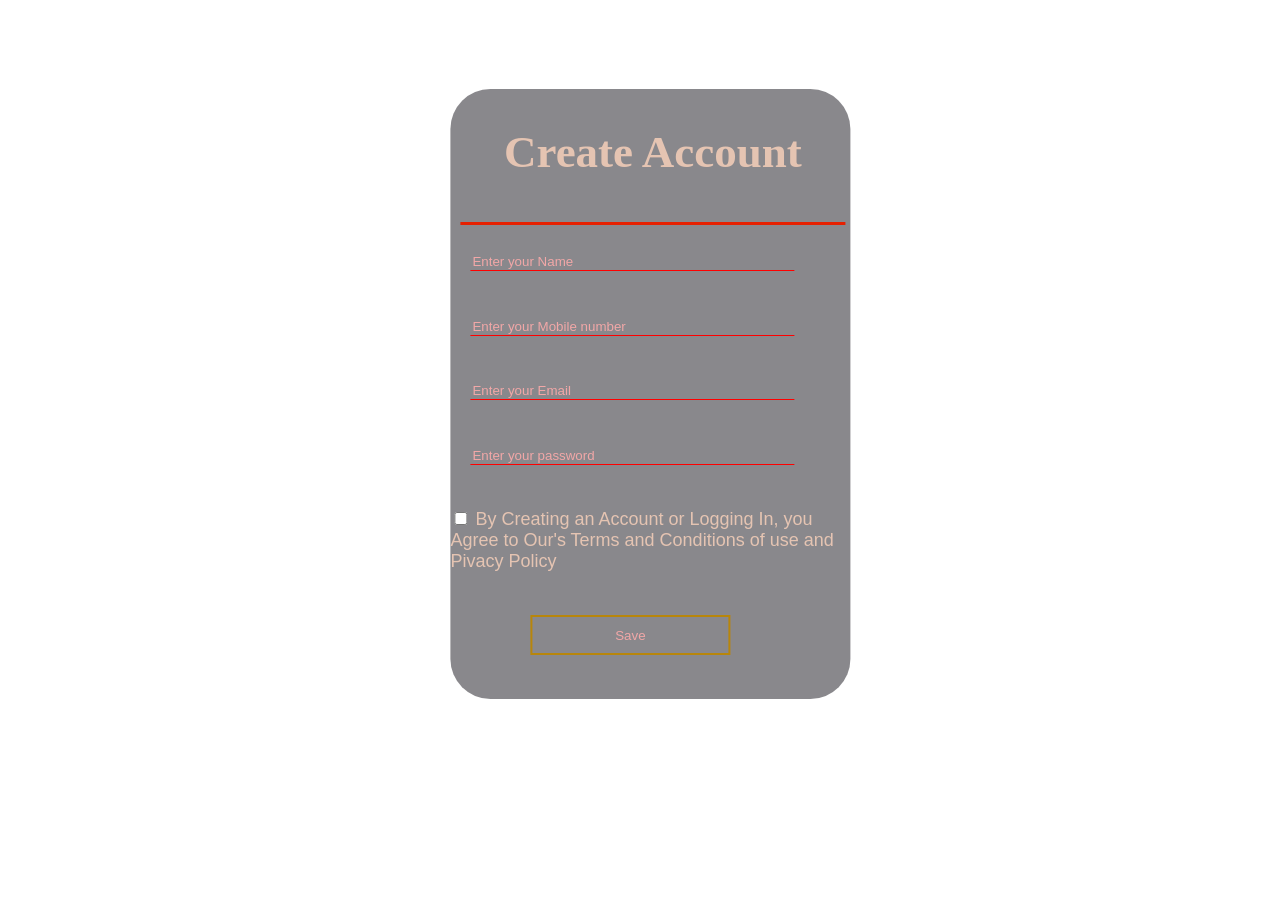
<file: signup.html>
<!-- this id doctype -->
<!DOCTYPE html>
<html lang="en">
<head>
    <meta charset="UTF-8">
    <meta http-equiv="X-UA-Compatible" content="IE=edge">
    <meta name="viewport" content="width=device-width, initial-scale=1.0">
    <title>Id and classes </title>
   <style>
       body{
        background-image: url('https://source.unsplash.com/collection/190727/1600x900');
    background-repeat: no-repeat;
    background-size: cover;
    background-position: center;

       }
       .main{
           font-family: 'Franklin Gothic Medium', 'Arial Narrow', Arial, sans-serif;
       
        color: #e5c4b2;
        /* border: 2px solid yellow; */
        border-radius: 40px;
        width: 400px;
        height: 610px;
        position: relative;
        top: 20px;
        left: 200px;
        font-size: large;
        display: grid;
        justify-content: center;
        /* padding-bottom: 10px; */
        background:rgba(20,18,26,0.5)
        
}
    
h1{
    text-align: center;
}
#button1{
    margin-left: 80px;
    background: none;
    height: 40px;
    width: 200px;
    border: darkgoldenrod solid 2px;
    color:  rgb(241, 167, 167);
}
.input{
    position: relative;
    left: 20px;
    /* padding: 4px 8px; */
    background: none;
    /* border-radius: 8px; */
    border: none;
    border-bottom: red solid 1px;
    width: 80%;
    color: white;
    outline: none;
    background: none;

}
    .main1{
        display: flex;
        justify-content: center;
        align-items: center;
        transform: translate(-15%,10%);

    }
    #heading{
        /* border-bottom: green solid 2px; */
        margin-left: 5px;
        margin-right: 5px;
        font-size:45px;
        text-align:center;
        margin-left:10px;
        /* color:blanchedalmond; */
	font-family:Bradley Hand;
	border-bottom:3px solid #E52001;
	margin-bottom:25px;
    padding: 0px;
    }
    ::placeholder{
        color: rgb(241, 167, 167);

    }
   </style>

</head>
<body>
    
    <div class="main1">

        <div class="main">
            <h2 id="heading">Create Account</h2>
            <div>
             
                <input type="text" name="name" placeholder="Enter your Name" class="input">
            </div>
            <div>
            
                <input type="number" name="number" placeholder="Enter your Mobile number" class="input">
            </div>
            <div>
            
                <input type="text" name="email" placeholder="Enter your Email"  class="input">
                
            </div>
            <div>
            
                <input type="password" name="password" placeholder="Enter your password" class="input">
                
            </div>
            <div>
                <input type="checkbox" name="checkbox" >
                By Creating an Account or Logging In, you Agree to Our's Terms and Conditions of use and Pivacy Policy
            </div>
            <div>
                <a href="home.html">

                    <input type="submit" value="Save" id="button1"/>
                </a>
            </div>
        </div>
    </div>

    </body>
    </html>
</file>
<file: ecomtemp/assets/css/custom.css>
@import url('https://fonts.googleapis.com/css?family=Montserrat&amp;display=swap');

body {
    background-color: #eaeded;
    box-sizing: border-box;
    font-family: "Helvetica Neue",Helvetica,Arial,sans-serif;
}

.navbar-color {
    background-color: #131921;
    border-color: #131921;
}

.no_padding{
    padding-right: 0px;
    padding-left: 0px;
}

.width_col_md_3{
    width: 16%;
}

.toggal_line{
    width: 25px;
    height: 2px;
    background-color: white;
    margin: 5px -5px;
}

.navbar-brand.sb_tgl {
    border: 1px solid #6c6b6b;
    border-radius: 3px;
    height: 40px;
    margin: 10px 0px 0px -12px;
    padding: 7px 0px 0px 8px;
    width: 34px;
}

.navbar-brand.sb_tgl:hover {
    border: 1px solid white;
    border-radius: 3px;
}

.navbar-brand.sb_logo {
    height: 40px;
    margin: 10px 0px 10px 6px;
    padding: 7px 0px 0px 0px;
    width: 130px;
}

.navbar-brand.sb_logo:hover {
    border: 1px solid white;
    border-radius: 3px;
}

.sb_search_bar{
    margin-top:10px;
}

.sb_search_drop{
   height:40px;
}

.search_drop_bg_color{
    background-color: #f3f3f3;
    background-image: none;
    border-left: 1px solid #f3f3f3;
    border-top: 1px solid #f3f3f3;
    border-bottom: 1px solid #f3f3f3;
}

.search_btn_bg{
    background-color: #febd69;
    background-image: none;
    border: none;
    width: 45px;
    border-radius: 0 4px 4px 0;
    font-size: 21px;
}

.search_bar_width{
   width: 56.333%;
}

.dropbtn {
    background-color: #131921;
    color: white;
    border: none;
    cursor: pointer;
    width: 65px;
    margin-left: -20px;
}

.dropdown {
    position: relative;
    display: inline-block;
    margin-top: 10px;
    text-align: center;
}

.dropdown span{
    display: inline-block;
}

.dropdown-content:before {
    position: absolute;
    top: -7px;
    right: 162px;
    display: inline-block;
    border-right: 7px solid transparent;
    border-bottom: 7px solid #fff;
    border-left: 7px solid transparent;
    border-bottom-color: #fff;
    content: '';
}

.dropdown-content:after {
    position: absolute;
    top: -7px;
    right: 162px;
    display: inline-block;
    border-right: 6px solid transparent;
    border-bottom: 6px solid #fff;
    border-left: 6px solid transparent;
    content: '';
}

.dropdown-content {
    display: none;
    position: absolute;
    right: -150px;
    background-color: #f9f9f9;
    min-width: 215px;
    border: 1px solid #dfdede;
    border-radius: 3px;
}

.dropdown-content a {
    color: black;
    padding: 12px 16px;
    text-decoration: none;
    display: block;
}

.dropdown-content a:hover {background-color: #f1f1f1}

.dropdown:hover .dropdown-content {
    display: block;
}

.dropdown:hover .dropbtn {
    border: 1px solid white;
    border-radius: 3px;
    width: 65px;
    margin-left: -20px;
}

/*select on image from multiple image group */
.icp-nav-flag.icp-nav-flag-us {
    background-position: 0 -130px;
}
.icp-nav-flag {
    width: 24px;
    position: relative;
    display: inline-block;
    height: 18px;
    margin-top: 15px;
    margin-left: 0px;
    margin-right: 0px;
    background-image: url('../../assets/img/flagallcountry.png');
}
/* end the css code*/

.p_change_lng{
    display: block;
    font-size: 13px;
    color: #444;
    font-weight: 400;
    white-space: normal;
    word-wrap: break-word;
}

.signup_account:hover{
    border: 1px solid white;
    border-radius: 3px;
}

.acc_txt_1{
    font-size: 12px;
    font-weight: 400;
    color:white;
}

.acc_txt_2{
    font-size: 14px;
    font-weight: 700;
    color:white;
}

.signup_account {
    width: 130px;
    margin-top: 9px;
    padding: 0px 0px 0px 10px;
}

.signup_content_card{
    display: none;
    position: absolute;
    width: 470px;
    right: -117px;
    background-color: white;
    border: 1px solid #dfdede;
    border-radius: 3px;
    margin-top: 1px;
    z-index: 99999;
}

.signin_block{
    position: relative;
}

.signin_block:hover .signup_content_card{
    display: block;
}

.signup_content_card:before {
    position: absolute;
    top: -7px;
    right: 69px;
    display: inline-block;
    border-right: 7px solid transparent;
    border-bottom: 7px solid #fff;
    border-left: 7px solid transparent;
    border-bottom-color: #fff;
    content: '';
}

.new_cus_p span{
    display: inline-block;
}

.signin_link, .signin_link:link {
    display: block;
    height: 33px;
    margin: 10px 0px 0 180px;
    cursor: pointer;
    text-decoration:none !important;
    border: 1px solid;
    border-color: #c89411 #b0820f #99710d;
    border-radius: 3px 3px 3px 3px;
    box-shadow: inset 0 1px 0 0 #fcf3dc;
    background: -webkit-linear-gradient(top,#f8e3ad,#EEBA37);
    text-align: center;
    font-family: inherit;
    line-height: 30px;
    font-size: 13px;
    width: 121px;
}

.sign_in_btn{
    color: #111;
    display: block;
    text-align: center;
}

.new_cus_p {
    margin-left: 178px;
    font-size: 11px;
    margin-top: 4px;
}

.signin_cln_padding{
    margin-left: 10px;
    margin-top: 15px;
}

.signin_clm_heading {
    font-size: 16px;
    font-weight: 700;
    margin-bottom: 8px;
}

.signin_clm_link{
    position: relative;
    display: block;
    clear: both;
    font-family: inherit;
    line-height: 16px;
    padding: 0 0 7px;
    margin: 0;
    text-decoration: none;
}

.link_signin_text{
    display: block;
    font-size: 13px;
    color: #444;
    font-weight: 400;
    white-space: normal;
    word-wrap: break-word;
}

.return_div {
    margin-top: 10px;
}

.cart_icon{
    position: absolute;
    width: 38px;
    height: 26px;
    background-position: -10px -340px;
    left: 18px;
    background-image: url('../../assets/img/iconbundle.png');
    background-repeat: repeat-x;
    margin-top: 9px;
}
.cart_icon_div {
    margin-top: 10px;
}

#nav-cart-count{
    color: #f08804;
    top: 7px;
}

.nav-cart-0{
    left: 31px;
    top: 9px;
    font-size: 16px;
    width: 19px;
}

.nav-cart-count{
    font-weight: 700;
    font-family: inherit;
    position: absolute;
    line-height: 30px;
    text-align: center;
}

.cart_txt_2{
    font-size: 14px;
    font-weight: 700;
    color: white;
    position: absolute;
    margin-top: 20px;
    margin-left: 39px;
}

/* second nav css start*/
.second_nav {
    background-color: #232f3e;
}
.location_icon{
    position: absolute;
    width: 22px;
    height: 22px;
    background-position: -68px -340px;
    left: 18px;
    background-image: url('../../assets/img/iconbundle.png');
    background-repeat: repeat-x;
    margin-top: 9px;
}

.loc_div:hover{
    border: 1px solid;
    border-radius: 2px;
    border-color: #fff;
}

.loc_text{
    margin-left: 25px;
}

.s_nav_links{
    margin: 4px 0 0px;
    height: 37px;
    overflow: hidden;
    padding: 6px 0 0 0;
}

.s_links{
    padding: 7px 8px 7px 8px;
    margin: 1px 2px 12px 1px;
    color: #ccc;
    text-decoration: none !important;
}
.s_links:hover{
    border: 1px solid;
    border-radius: 2px;
    border-color: #fff;
    color: #ccc;
    padding: 7px 8px 7px 8px;
    margin: 1px 2px 12px 1px;
}

.s_msg_div{
    margin: 4px 0px 0px 60px;
    height: 37px;
    overflow: hidden;
    padding: 6px 0 0 0;
}

.s_msg_link{
    padding: 7px 8px 7px 8px;
    margin: 1px 2px 12px 1px;
    color: #ccc;
    text-decoration: none !important;
    font-size: 14px;
    font-weight: 700;
}

.s_msg_link:hover{
    border: 1px solid;
    border-radius: 2px;
    border-color: #fff;
    color: #ccc;
    padding: 7px 8px 7px 8px;
    margin: 1px 2px 12px 1px;
}

/* second nav css end*/

/* Slider section css start*/
#myCarousel\ homeslider {
    max-height: 260px;
}


/* slider section css end*/

/*section div*/
.d_card {
    background-color: white;
    padding-left: 12px;
    padding-top: 1px;
    padding-bottom: 2px;
    height: 420px;
    min-height: 420px;
}

.d_card h3{
    font-size: 21px !important;
    line-height: 27.3px !important;
    font-weight: 700;
}

.text_contain {
    text-align: center;
}

.shop_now_div {
    margin-top: 95px;
}

.shop_now_img{
    margin-top: 56px;
}

.shop_now_img_3 {
    margin-top: 100px;
}

.section_container{
    margin-top: 25px;
}

.image_contain{
    position: relative;
    width: 280px;
    overflow: hidden;
}

.img_dv{
    width: 94%;
}

.signin_btn {
    background: linear-gradient(to bottom,#f7dfa5,#f0c14b);
    border-radius: 3px;
    border-style: solid;
    border-width: 1px;
    cursor: pointer;
    display: inline-block;
    text-align: center;
    text-decoration: none !important;
    vertical-align: middle;
    border-color: #a88734 #9c7e31 #846a29;
    padding: 6px 85px 6px 96px;
    color: black;
}

.signin_div {
    margin-top: 20px;
}
/*section div css end*/


/*section carousel css start*/
.sec_dis_carousel {
    background-color: white;
}

.MultiCarousel { 
    float: left;
    overflow: hidden;
    padding-left: 15px;
    width: 100%;
    position: relative;
    padding-right: 15px;
}
.MultiCarousel .MultiCarousel-inner { 
    transition: 1s ease all; float: left; 
}
.MultiCarousel .MultiCarousel-inner .item { 
    float: left;
}
.MultiCarousel .MultiCarousel-inner .item > div {
     text-align: center; margin:10px;  color:#666;
}
.MultiCarousel .leftLst, .MultiCarousel .rightLst {
     font-weight: bold;color: #605d5d; position:absolute; top:calc(44% - 20px); 
}
.MultiCarousel .leftLst { 
    left:15px; border-right-color: #c6c3c3;border-bottom-color: #c6c3c3;
}
.MultiCarousel .rightLst { 
    right:15px; border-left-color: #c6c3c3;border-bottom-color: #c6c3c3;
}
.MultiCarousel .leftLst.over, .MultiCarousel .rightLst.over {
     font-weight: bold;color: #605d5d; pointer-events: none; background:#fff; 
}

.btn-discover-carousel {
    color: #fff;
    background-color: #fff;
    height: 82px;
    width: 35px;
}

.discover_title {
    float: left;
    display: inline-grid;
    grid-template-columns: auto auto;
    margin-left: 25px;
}
.dis_text_1.second_click {
    margin-top: 27px;
    margin-left: 12px;
    color: #5569d7;
    font-weight: bold;
}
/*section carousel css end */

/* second carousel css start*/
.MultiCarousel2 { 
    float: left;
    overflow: hidden;
    padding-left: 15px;
    width: 100%;
    position: relative;
    padding-right: 15px;
}
.MultiCarousel2 .MultiCarousel-inner2 { 
    transition: 1s ease all; float: left; 
}
.MultiCarousel2 .MultiCarousel-inner2 .item2 { 
    float: left;
}
.MultiCarousel2 .MultiCarousel-inner2 .item2 > div {
     text-align: center; margin:10px;  color:#666;
}
.MultiCarousel2 .leftLst2, .MultiCarousel2 .rightLst2 {
     font-weight: bold;color: #605d5d; position:absolute; margin-top: 4%; 
}
.MultiCarousel2 .leftLst2 { 
    left:15px; border-right-color: #c6c3c3;border-bottom-color: #c6c3c3;
}
.MultiCarousel2 .rightLst2 { 
    right:15px; border-left-color: #c6c3c3;border-bottom-color: #c6c3c3;
}
.MultiCarousel2 .leftLst2.over, .MultiCarousel2 .rightLst2.over {
     font-weight: bold;color: #605d5d; pointer-events: none; background:#fff; 
}
.btn-discover-carousel2 {
    color: #fff;
    background-color: #fff;
    height: 82px;
    width: 35px;
}
/* second carousel css end*/

/*third carousel css start*/
.MultiCarousel3 { 
    float: left;
    overflow: hidden;
    padding-left: 15px;
    width: 100%;
    position: relative;
    padding-right: 15px;
}
.MultiCarousel3 .MultiCarousel-inner3 { 
    transition: 1s ease all; float: left; 
}
.MultiCarousel3 .MultiCarousel-inner3 .item3 { 
    float: left;
}
.MultiCarousel3 .MultiCarousel-inner3 .item3 > div {
     text-align: center; margin:10px;  color:#666;
}
.MultiCarousel3 .leftLst3, .MultiCarousel3 .rightLst3 {
     font-weight: bold;color: #605d5d; position:absolute; margin-top: 4%; 
}
.MultiCarousel3 .leftLst3 { 
    left:15px; border-right-color: #c6c3c3;border-bottom-color: #c6c3c3;
}
.MultiCarousel3 .rightLst3 { 
    right:15px; border-left-color: #c6c3c3;border-bottom-color: #c6c3c3;
}
.MultiCarousel3 .leftLst3.over, .MultiCarousel3 .rightLst3.over {
     font-weight: bold;color: #605d5d; pointer-events: none; background:#fff; 
}
.btn-discover-carousel3 {
    color: #fff;
    background-color: #fff;
    height: 82px;
    width: 35px;
}

/*third carousel css end*/

/* After carousel start css */
.center_div {
    text-align: center;
}
.gift_text_botm {
    color: #444;
    font-size: 20px;
    font-weight: 400;
    white-space: nowrap;
}

.signinbtn {
    background: linear-gradient(to bottom,#f7dfa5,#f0c14b);
    border-radius: 3px;
    border-style: solid;
    border-width: 1px;
    cursor: pointer;
    display: inline-block;
    text-align: center;
    text-decoration: none !important;
    vertical-align: middle;
    border-color: #a88734 #9c7e31 #846a29;
    padding: 6px 85px 6px 96px;
    color: black;
}
/* after carousel end css*/

.center_div_back_top{
    text-align: center;
    background-color: #37475a;
    height:45px;
    color : white
}
.back-to-top {
    padding-top: 12px;
}

/* first footer section css start*/
.first-footer-sec{
    background-color: #232f3e;
}
.footer-clm-heading{
    font-family: inherit;
    font-weight: 700;
    color: #FFF;
    font-size: 16px;
    margin: 6px 0 14px 0;
    white-space: nowrap;
    padding-top: 50px;
}

.footer-ul {
    text-align: revert;
    list-style-type: none;
    margin-left: -40px;
}
.footer-link {
    color: white;
}
.footer-li {
    margin: 0 0 6px;
}

.footer-line{
    border-top: 1px solid #3a4553;
    margin-top: 40px;
}

.footer-lg-img {
    text-align: right;
}

.container.footer-after-clm {
    padding-top: 35px;
    padding-bottom: 30px;
}



.footer-globe-img {
    position: absolute;
    width: 14px;
    height: 14px;
    background-position: -77px -24px;
    left: 18px;
    background-image: url('../../assets/img/flagallcountry.png');
    background-repeat: repeat-x;
    margin-top: 6px;
}

.footer-strip-a-1{
    float: left;
    width: 15%;
    border: 1px aliceblue solid;
    border-radius: 3px;
    padding: 2px 0px 2px 28px;
    color: white;
    margin-right: 5px;
}
.footer-strip-a-2{
    float: left;
    width: 23%;
    border: 1px aliceblue solid;
    border-radius: 3px;
    padding: 2px 0px 2px 11px;
    color: white;
    margin-right: 5px;
}
.footer-strip-a-3{
    float: left;
    width: 23%;
    border: 1px aliceblue solid;
    border-radius: 3px;
    padding: 2px 0px 2px 19px;
    color: white;
    display: flex;
}

.footer-flag-img{
    width: 14px;
    height: 14px;
    background-position: -54px -108px;
    background-image: url('../../assets/img/flagallcountry.png');
}

/* first footer section css end*/

/*second footer section css start */
.second-footer-sec {
    background-color: #131a22;
    padding-top: 25px;
    padding-bottom: 25px;
}

.footer-sec-clm-heading{
    font-size: 11px !important;
    text-align: left;
    line-height: 115%;
    color:white;
    margin-bottom: 20px;
}
.sec-title-foo {
    font-size: 10px;
    line-height: 110%;
    color: #999;
}
.fir-title-foo {
    color: white;
}
/* second footer section css end */
</file>
